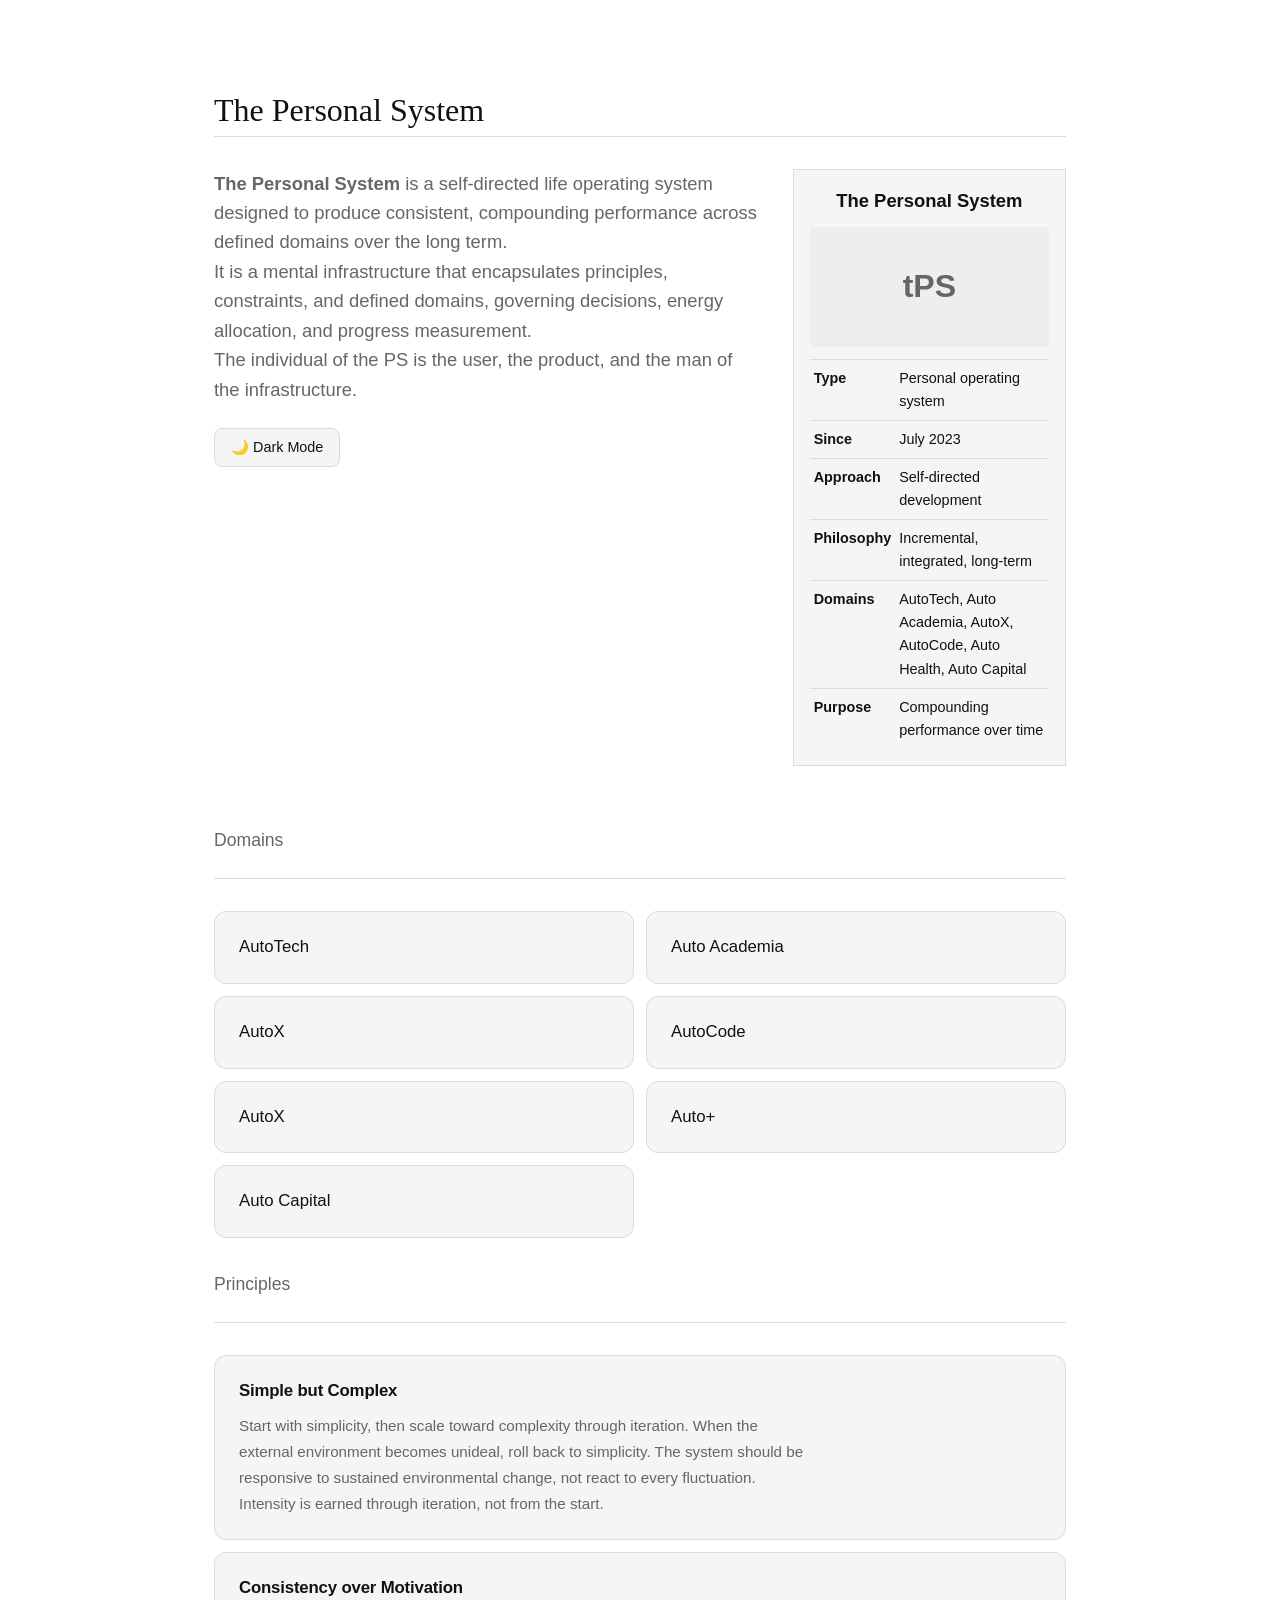
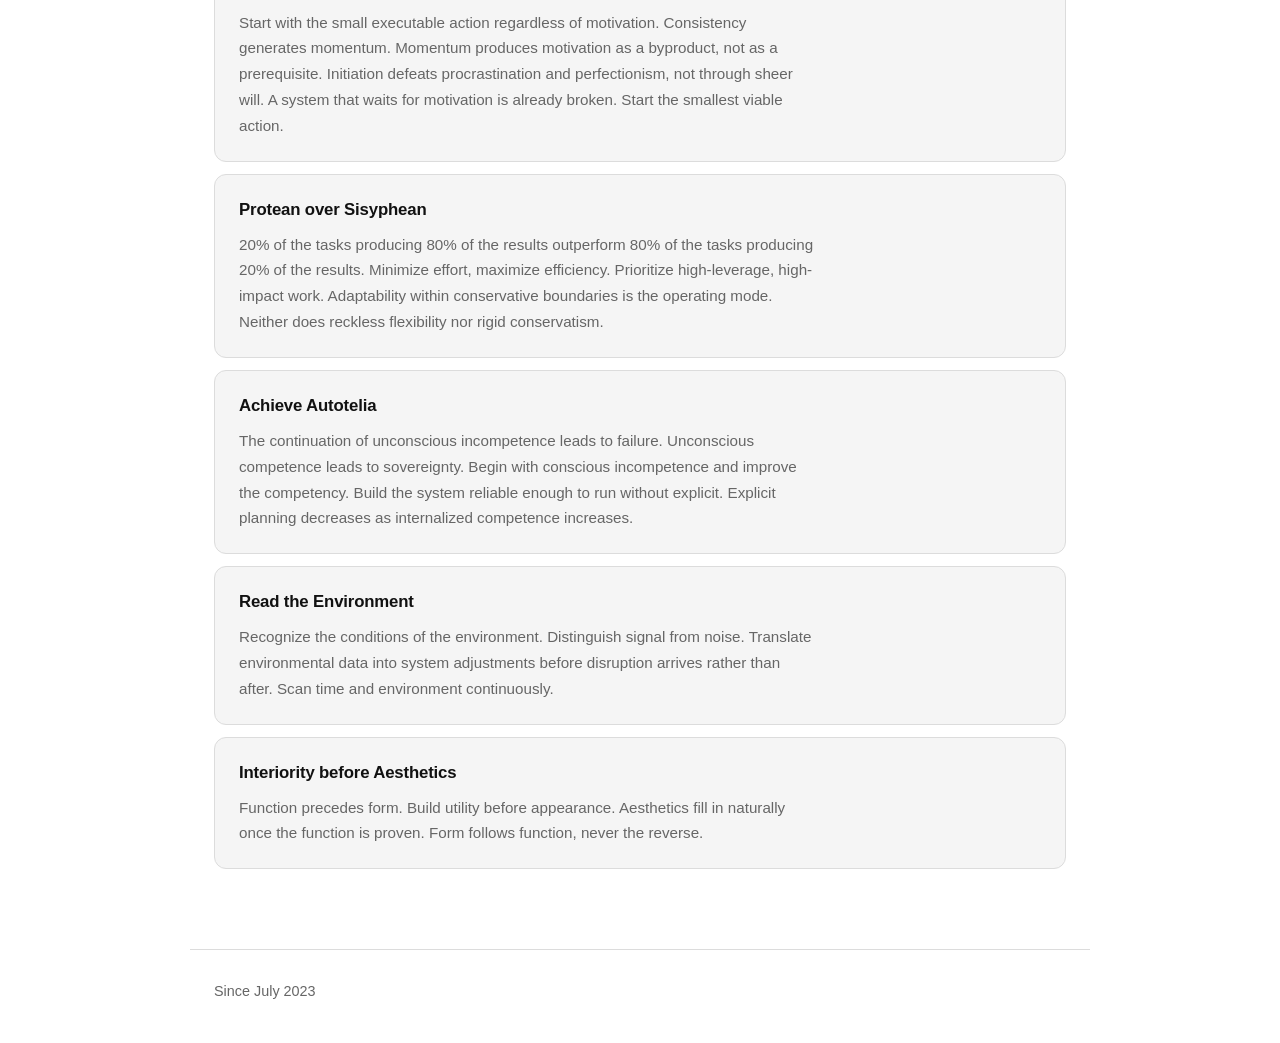
<file: index.html>
<!DOCTYPE html>
<html lang="en">
<head>
    <meta charset="UTF-8">
    <meta name="viewport" content="width=device-width, initial-scale=1.0">
    <title>The Personal System</title>
    <script>
        if (localStorage.getItem("theme") === "dark") {
            document.documentElement.classList.add("dark-mode");
        }
    </script>
    <link rel="stylesheet" href="style.css">
</head>
<body>
    <div class="intro-layout">
        <article class="content intro-heading">
            <!-- Wikipedia-style page title -->
            <h2 class="page-title">The Personal System</h2>
            <hr>
        </article>
        <header>
                <p><b>The Personal System</b> is a self-directed life operating system designed to produce consistent, compounding performance across defined domains over the long term.</p>
                <p>It is a mental infrastructure that encapsulates principles, constraints, and defined domains, governing decisions, energy allocation, and progress measurement.</p>
                <p>The individual of the PS is the user, the product, and the man of the infrastructure.</p>
            <button id="theme-toggle" type="button">
                ☀️ Light Mode
            </button>
        </header>
        <aside class="infobox">
        <h2>The Personal System</h2>
            <div class="infobox-image">
                <span>tPS</span>
            </div>
            <table>
                <tbody>
                    <tr>
                        <th>Type</th>
                        <td>Personal operating system</td>
                    </tr>
                    <tr>
                        <th>Since</th>
                        <td>July 2023</td>
                    </tr>
                    <tr>
                        <th>Approach</th>
                        <td>Self-directed development</td>
                    </tr>
                    <tr>
                        <th>Philosophy</th>
                        <td>Incremental, integrated, long-term</td>
                    </tr>
                    <tr>
                        <th>Domains</th>
                        <td>AutoTech, Auto Academia, AutoX, AutoCode, Auto Health, Auto Capital</td>
                    </tr>
                    <tr>
                        <th>Purpose</th>
                        <td>Compounding performance over time</td>
                    </tr>
                </tbody>
            </table>
        </aside>
    </div>
    <main class="page-layout">
        <article class="content">
            <h2>Domains</h2>
            <section>
                <ul>
                    <li><a href="autotech.html">AutoTech</a></li>
                    <li><a href="#">Auto Academia</a></li>
                    <li><a href="#">AutoX</a></li>
                    <li><a href="#">AutoCode</a></li>
                    <li><a href="autox.html">AutoX</a></li>
                    <li><a href="#">Auto+</a></li>
                    <li><a href="#">Auto Capital</a></li>
                </ul>
            </section>
        </article>
        <article class="content">
            <h2>Principles</h2>
            <section>
                <ul class="principles">
                    <li>
                        <h3>Simple but Complex</h3>
                        <p>Start with simplicity, then scale toward complexity through iteration. When the external environment becomes unideal, roll back to simplicity. The system should be responsive to sustained environmental change, not react to every fluctuation. Intensity is earned through iteration, not from the start.</p>
                    </li>
                    <li>
                        <h3>Consistency over Motivation</h3>
                        <p>Start with the small executable action regardless of motivation. Consistency generates momentum. Momentum produces motivation as a byproduct, not as a prerequisite. Initiation defeats procrastination and perfectionism, not through sheer will. A system that waits for motivation is already broken. Start the smallest viable action.</p>
                    </li>
                    <li>
                        <h3>Protean over Sisyphean</h3>
                        <p>20% of the tasks producing 80% of the results outperform 80% of the tasks producing 20% of the results. Minimize effort, maximize efficiency. Prioritize high-leverage, high-impact work. Adaptability within conservative boundaries is the operating mode. Neither does reckless flexibility nor rigid conservatism.</p>
                    </li>
                    <li>
                        <h3>Achieve Autotelia</h3>
                        <p>The continuation of unconscious incompetence leads to failure. Unconscious competence leads to sovereignty. Begin with conscious incompetence and improve the competency. Build the system reliable enough to run without explicit. Explicit planning decreases as internalized competence increases.</p>
                    </li>
                    <li>
                        <h3>Read the Environment</h3>
                        <p>Recognize the conditions of the environment. Distinguish signal from noise. Translate environmental data into system adjustments before disruption arrives rather than after. Scan time and environment continuously.</p>
                    </li>
                    <li>
                        <h3>Interiority before Aesthetics</h3>
                        <p>Function precedes form. Build utility before appearance. Aesthetics fill in naturally once the function is proven. Form follows function, never the reverse.</p>
                    </li>
                </ul>
            </section>
        </article>
    </main>
    <footer>
        <p>Since July 2023</p>
    </footer>
    <script>
        const toggleButton = document.getElementById("theme-toggle");
    
        function updateThemeButton() {
            if (document.documentElement.classList.contains("dark-mode")) {
                toggleButton.textContent = "☀️ Light Mode";
            } else {
                toggleButton.textContent = "🌙 Dark Mode";
            }
        }
    
        updateThemeButton();
    
        toggleButton.addEventListener("click", function () {
            document.documentElement.classList.toggle("dark-mode");
    
            if (document.documentElement.classList.contains("dark-mode")) {
                localStorage.setItem("theme", "dark");
            } else {
                localStorage.setItem("theme", "light");
            }
    
            updateThemeButton();
        });
    </script>
</body>
</html>
</file>
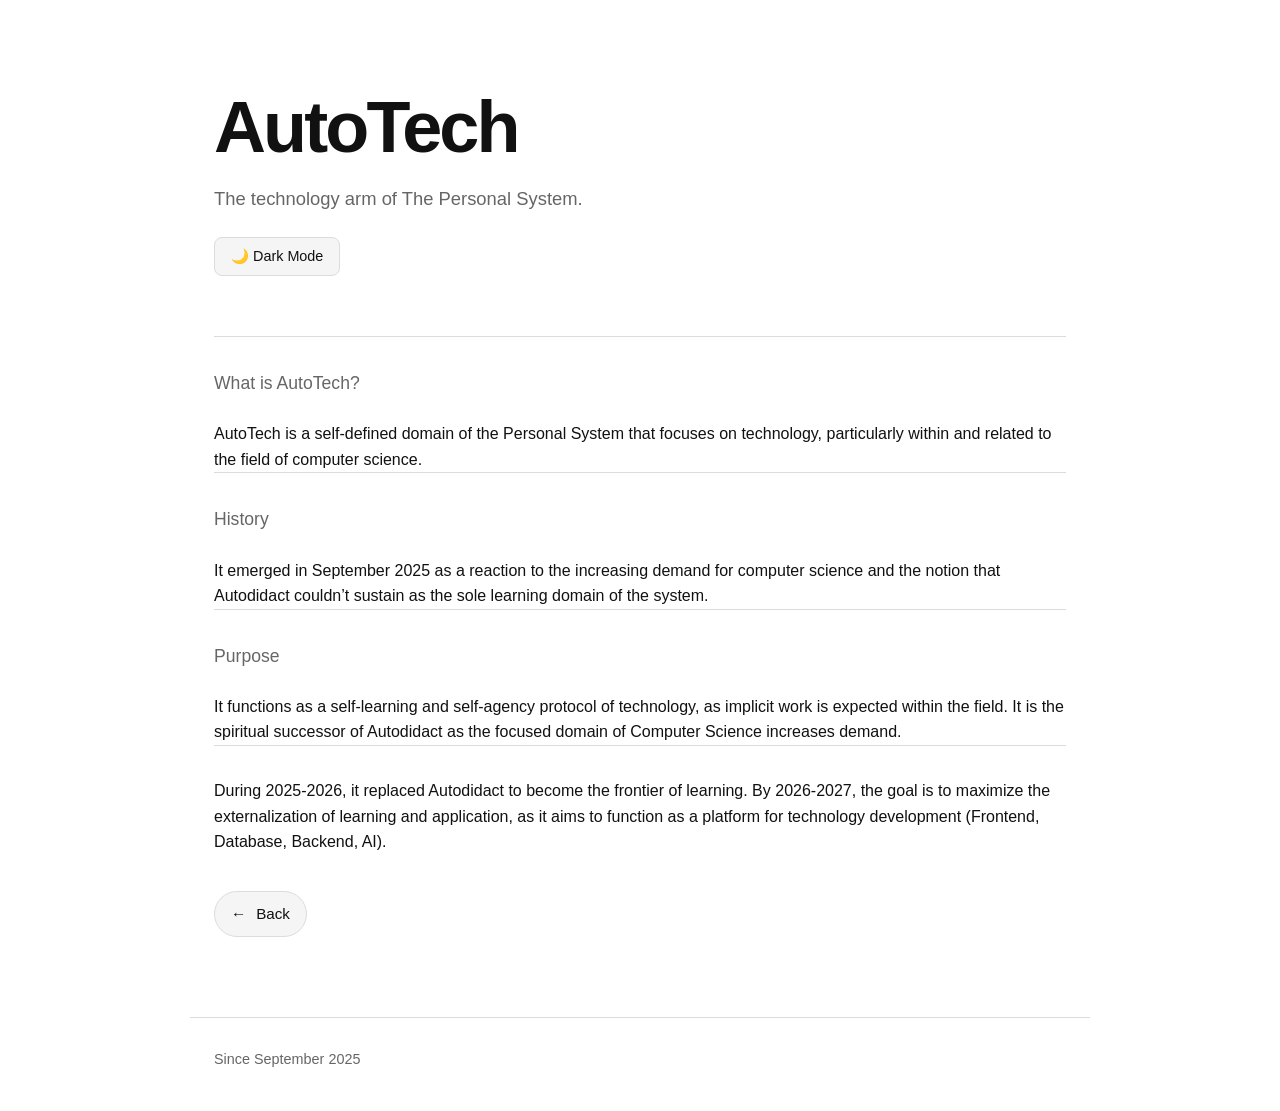
<file: autotech.html>
<!DOCTYPE html>
<html lang="en">
<head>
    <meta charset="UTF-8">
    <meta name="viewport" content="width=device-width, initial-scale=1.0">
    <script>
        if (localStorage.getItem("theme") === "dark") {
            document.documentElement.classList.add("dark-mode");
        }
    </script>
    <title>AutoTech — tPS</title>
    <link rel="stylesheet" href="style.css">
</head>
<body>
    <header>
        <h1>AutoTech</h1>
        <p>The technology arm of The Personal System.</p>
        <button id="theme-toggle" type="button">
            ☀️ Light Mode
        </button>
    </header>
    <main>
        <section>
            <h2>What is AutoTech?</h2>
            <p>
                AutoTech is a self-defined domain of the Personal System that focuses on technology, particularly within and related to the field of computer science.
            </p>
        </section>
        <section>
            <h2>History</h2>
            <p>
                It emerged in September 2025 as a reaction to the increasing demand for computer science and the notion that Autodidact couldn’t sustain as the sole learning domain of the system.
            </p>
        </section>
        <section>
            <h2>Purpose</h2>
            <p>
                It functions as a self-learning and self-agency protocol of technology, as implicit work is expected within the field. It is the spiritual successor of Autodidact as the focused domain of Computer Science increases demand.
            </p>
        </section>
        <section>
            <p>
                During 2025-2026, it replaced Autodidact to become the frontier of learning.

                By 2026-2027, the goal is to maximize the externalization of learning and application, as it aims to function as a platform for technology development (Frontend, Database, Backend, AI).
            </p>
        </section>
        <p class="back-navigation">
            <a class="back-link" href="index.html">
                <span aria-hidden="true">←</span>
                <span>Back</span>
            </a>
        </p>
    </main>
    <footer>
        <p>Since September 2025</p>
    </footer>
    <script>
        const toggleButton = document.getElementById("theme-toggle");
    
        function updateThemeButton() {
            if (document.documentElement.classList.contains("dark-mode")) {
                toggleButton.textContent = "☀️ Light Mode";
            } else {
                toggleButton.textContent = "🌙 Dark Mode";
            }
        }
    
        updateThemeButton();
    
        toggleButton.addEventListener("click", function () {
            document.documentElement.classList.toggle("dark-mode");
    
            if (document.documentElement.classList.contains("dark-mode")) {
                localStorage.setItem("theme", "dark");
            } else {
                localStorage.setItem("theme", "light");
            }
    
            updateThemeButton();
        });
    </script>
</body>
</html>
</file>
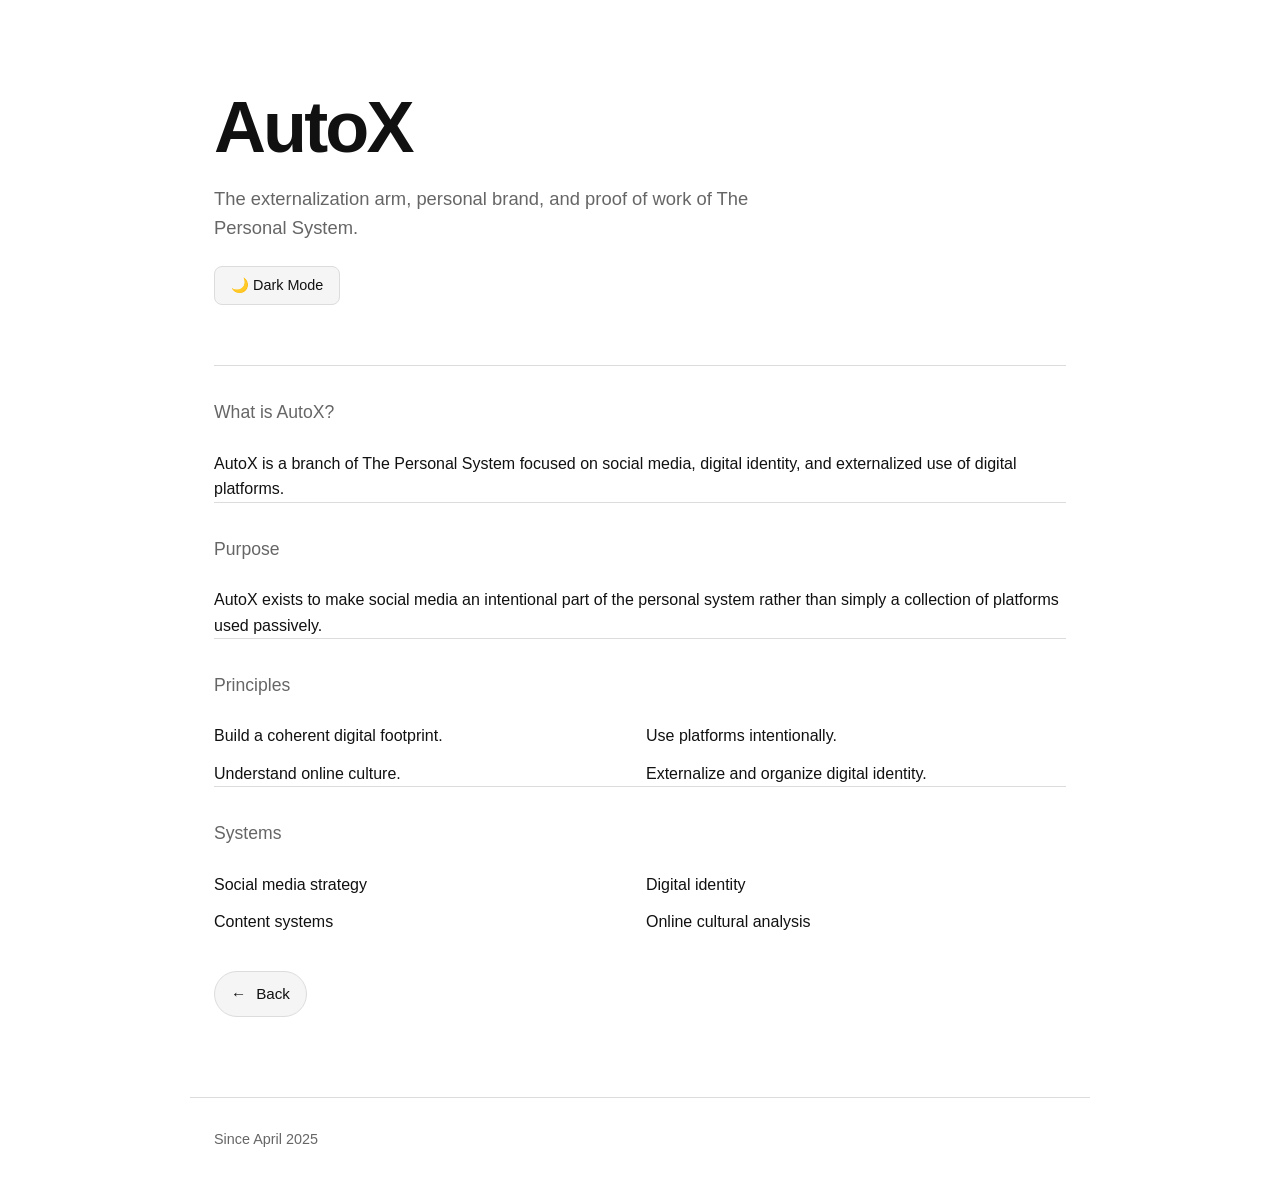
<file: autox.html>
<!DOCTYPE html>
<html lang="en">
<head>
    <meta charset="UTF-8">
    <meta name="viewport" content="width=device-width, initial-scale=1.0">
    <script>
        if (localStorage.getItem("theme") === "dark") {
            document.documentElement.classList.add("dark-mode");
        }
    </script>
    <title>AutoX — tPS</title>
    <link rel="stylesheet" href="style.css">
</head>
<body>
    <header>
        <h1>AutoX</h1>
        <p>The externalization arm, personal brand, and proof of work of The Personal System.</p>
        <button id="theme-toggle" type="button">
            ☀️ Light Mode
        </button>
    </header>
    <main>
        <section>
            <h2>What is AutoX?</h2>
            <p>
                AutoX is a branch of The Personal System focused on
                social media, digital identity, and
                externalized use of digital platforms.
            </p>
        </section>
        <section>
            <h2>Purpose</h2>
            <p>
                AutoX exists to make social media an intentional part
                of the personal system rather than simply a collection
                of platforms used passively.
            </p>
        </section>
        <section>
            <h2>Principles</h2>
            <ul>
                <li>Build a coherent digital footprint.</li>
                <li>Use platforms intentionally.</li>
                <li>Understand online culture.</li>
                <li>Externalize and organize digital identity.</li>
            </ul>
        </section>
        <section>
            <h2>Systems</h2>
            <ul>
                <li>Social media strategy</li>
                <li>Digital identity</li>
                <li>Content systems</li>
                <li>Online cultural analysis</li>
            </ul>
        </section>
        <p class="back-navigation">
            <a class="back-link" href="index.html">
                <span aria-hidden="true">←</span>
                <span>Back</span>
            </a>
        </p>
    </main>
    <footer>
        <p>Since April 2025</p>
    </footer>
    <script>
        const toggleButton = document.getElementById("theme-toggle");

        function updateThemeButton() {
            if (document.documentElement.classList.contains("dark-mode")) {
                toggleButton.textContent = "☀️ Light Mode";
            } else {
                toggleButton.textContent = "🌙 Dark Mode";
            }
        }

        updateThemeButton();

        toggleButton.addEventListener("click", function () {
            document.documentElement.classList.toggle("dark-mode");

            if (document.documentElement.classList.contains("dark-mode")) {
                localStorage.setItem("theme", "dark");
            } else {
                localStorage.setItem("theme", "light");
            }

            updateThemeButton();
        });
    </script>
</body>
</html>
</file>
<file: style.css>
* {
    margin: 0;
    padding: 0;
    box-sizing: border-box;
}

/* =========================
   Theme Variables
   ========================= */

:root {
    --background: #ffffff;
    --surface: #f5f5f5;
    --surface-hover: #eeeeee;
    --border: #dcdcdc;

    --text: #111111;
    --muted: #666666;

    --accent: #5b7cfa;
    --accent-hover: #3f5edb;
}

html.dark-mode {
    --background: #0f1115;
    --surface: #171a21;
    --surface-hover: #1e232d;
    --border: #2a303b;

    --text: #f1f3f5;
    --muted: #9aa3b2;

    --accent: #7c9cff;
    --accent-hover: #9ab2ff;
}

/* =========================
   Body
   ========================= */

body {
    min-height: 100vh;
    display: flex;
    flex-direction: column;

    font-family:
        Inter,
        -apple-system,
        BlinkMacSystemFont,
        "Segoe UI",
        sans-serif;

    background: var(--background);
    color: var(--text);
    line-height: 1.6;

    transition:
        background 0.2s ease,
        color 0.2s ease;
}

/* =========================
   Header
   ========================= */

header {
    max-width: 900px;
    width: 100%;
    margin: 0 auto;
    padding: 90px 24px 60px;
}

header h1 {
    font-size: clamp(2.5rem, 6vw, 4.5rem);
    font-weight: 700;
    letter-spacing: -0.04em;
    line-height: 1.05;
    margin-bottom: 18px;
}

header p {
    max-width: 600px;
    color: var(--muted);
    font-size: 1.15rem;
}

/* =========================
   Theme Toggle
   ========================= */

#theme-toggle {
    margin-top: 24px;

    padding: 10px 16px;

    background: var(--surface);
    border: 1px solid var(--border);
    border-radius: 8px;

    color: var(--text);
    font-size: 0.9rem;

    cursor: pointer;

    transition:
        background 0.2s ease,
        border-color 0.2s ease,
        color 0.2s ease;
}

#theme-toggle:hover {
    background: var(--surface-hover);
    border-color: var(--accent);
}

/* =========================
   Main
   ========================= */

main {
    flex: 1;
    max-width: 900px;
    width: 100%;
    margin: 0 auto;
    padding: 0 24px 80px;
}

main.page-layout {
    display: grid;
    grid-template-columns: minmax(0, 1fr);
    align-items: start;
    gap: 32px;
}

.content {
    min-width: 0;
}

.infobox {
    width: 100%;
    align-self: start;
    padding: 16px;
    border: 1px solid var(--border);
    background: var(--surface);
    font-size: 0.9rem;
}

.infobox h2 {
    margin-bottom: 12px;
    text-align: center;
    font-size: 1.15rem;
}

.infobox-image {
    display: grid;
    min-height: 120px;
    margin-bottom: 12px;
    place-items: center;
    background: var(--surface-hover);
    color: var(--muted);
    font-size: 2rem;
    font-weight: 700;
}

.infobox table {
    width: 100%;
    border-collapse: collapse;
}

.infobox th,
.infobox td {
    padding: 7px 4px;
    border-top: 1px solid var(--border);
    text-align: left;
    vertical-align: top;
}

.infobox th {
    width: 34%;
}

section {
    border-top: 1px solid var(--border);
    padding-top: 32px;
}

section h2,
main .content > h2 {
    font-size: 1.1rem;
    font-weight: 500;
    color: var(--muted);
    margin-bottom: 24px;
}

.back-navigation {
    margin-top: 36px;
}

.back-link {
    display: inline-flex;
    align-items: center;
    gap: 10px;
    padding: 10px 16px;

    background: var(--surface);
    border: 1px solid var(--border);
    border-radius: 999px;

    color: var(--text);
    font-size: 0.95rem;
    font-weight: 500;
    text-decoration: none;

    transition:
        background 0.2s ease,
        border-color 0.2s ease,
        color 0.2s ease,
        transform 0.2s ease;
}

.back-link:hover {
    background: var(--surface-hover);
    border-color: var(--accent);
    color: var(--accent-hover);
    transform: translateX(-2px);
}

.back-link:focus-visible {
    outline: 2px solid var(--accent);
    outline-offset: 3px;
}

/* =========================
   System List
   ========================= */

ul {
    list-style: none;

    display: grid;
    grid-template-columns: repeat(2, 1fr);
    gap: 12px;
}

li a {
    display: block;

    padding: 22px 24px;

    background: var(--surface);
    border: 1px solid var(--border);
    border-radius: 12px;

    color: var(--text);
    text-decoration: none;

    font-size: 1.05rem;
    font-weight: 500;

    transition:
        background 0.2s ease,
        border-color 0.2s ease,
        transform 0.2s ease,
        color 0.2s ease;
}

li a:hover {
    background: var(--surface-hover);
    border-color: var(--accent);
    transform: translateY(-2px);
    color: var(--accent-hover);
}

/* =========================
   Principles
   ========================= */

.principles {
    grid-template-columns: 1fr;
    gap: 12px;
}

.principles li {
    padding: 22px 24px;
    background: var(--surface);
    border: 1px solid var(--border);
    border-radius: 12px;
}

.principles h3 {
    margin-bottom: 8px;
    font-size: 1.05rem;
    font-weight: 600;
    letter-spacing: -0.01em;
}

.principles p {
    max-width: 68ch;
    color: var(--muted);
    font-size: 0.95rem;
    line-height: 1.7;
}

/* =========================
   Footer
   ========================= */

footer {
    max-width: 900px;
    width: 100%;
    margin: 0 auto;
    padding: 30px 24px 40px;

    border-top: 1px solid var(--border);

    color: var(--muted);
    font-size: 0.9rem;
}

/* =========================
   Mobile
   ========================= */

@media (max-width: 600px) {

    header {
        padding: 60px 20px 45px;
    }

    main {
        padding: 0 20px 60px;
    }

    header p {
        font-size: 1rem;
    }

    ul {
        grid-template-columns: 1fr;
    }

    li a {
        padding: 18px 20px;
    }

    .principles li {
        padding: 18px 20px;
    }

    footer {
        padding-left: 20px;
        padding-right: 20px;
    }
}

@media (max-width: 760px) {
    main.page-layout {
        grid-template-columns: 1fr;
        gap: 32px;
    }

    .infobox {
        max-width: 360px;
    }
}

.intro-layout {
    display: grid;
    grid-template-columns: minmax(0, 2fr) minmax(0, 1fr);
    gap: 32px;
    max-width: 900px;
    width: 100%;
    margin: 0 auto;
    padding: 90px 24px 60px;
}

.intro-heading {
    grid-column: 1 / -1;
}

.intro-heading h1 {
    font-size: clamp(2.5rem, 6vw, 4.5rem);
    font-weight: 700;
    letter-spacing: -0.04em;
    line-height: 1.05;
    margin-bottom: 18px;
}

/* Wikipedia-style page title */
.intro-heading .page-title {
    font-family:
        Georgia,
        "Times New Roman",
        Times,
        serif;
    font-size: clamp(1.6rem, 3vw, 2rem);
    font-weight: 400;
    letter-spacing: normal;
    line-height: 1.3;
    padding-bottom: 4px;
    margin-bottom: 0;
}

.intro-heading hr {
    border: 0;
    border-top: 1px solid var(--border);
}

.intro-layout > header {
    max-width: none;
    margin: 0;
    padding: 0;
}

@media (max-width: 760px) {
    .intro-layout {
        grid-template-columns: 1fr;
    }

    .intro-heading {
        grid-column: 1;
    }
}
</file>
